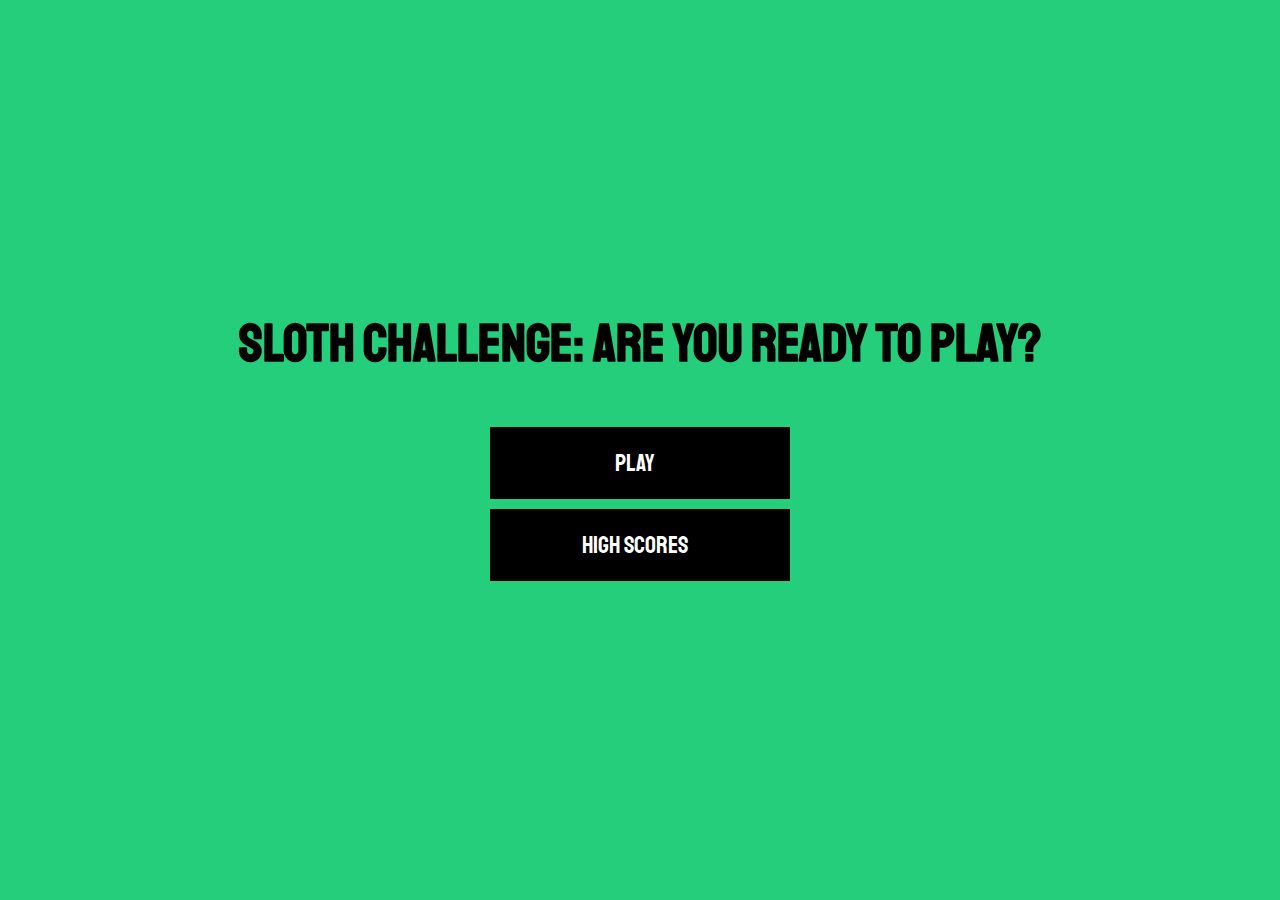
<file: index.html>
<!DOCTYPE html>
<html lang="en">
<head>
    <meta charset="UTF-8">
    <meta name="viewport" content="width=device-width, initial-scale=1.0">
    <title>Sloth Facts Quiz: Beat the Buzzer!</title>

    <!-- External stylesheet + Font Awesome stylesheet are linked -->
    <link rel="stylesheet" href="./Assets/CSS/style.css">
    <link rel="stylesheet" href="https://use.fontawesome.com/releases/v5.15.1/css/all.css" integrity="sha384-vp86vTRFVJgpjF9jiIGPEEqYqlDwgyBgEF109VFjmqGmIY/Y4HV4d3Gp2irVfcrp" crossorigin="anonymous">
</head>

<body>
    <!-- Builds out the main container that houses the play and high scores buttons -->
    <div class="container">
        <div id="home" class="flex-column flex-center">
            <h1>Sloth Challenge: Are You Ready to Play?</h1>
            <a href="game.html" class="btn">Play<i class="fas fa-play"></i></a>
            <a href="highscores.html" class="btn">High Scores<i class="fas fa-trophy"></i></a>
        </div>
    </div>

</body>
</html>
</file>
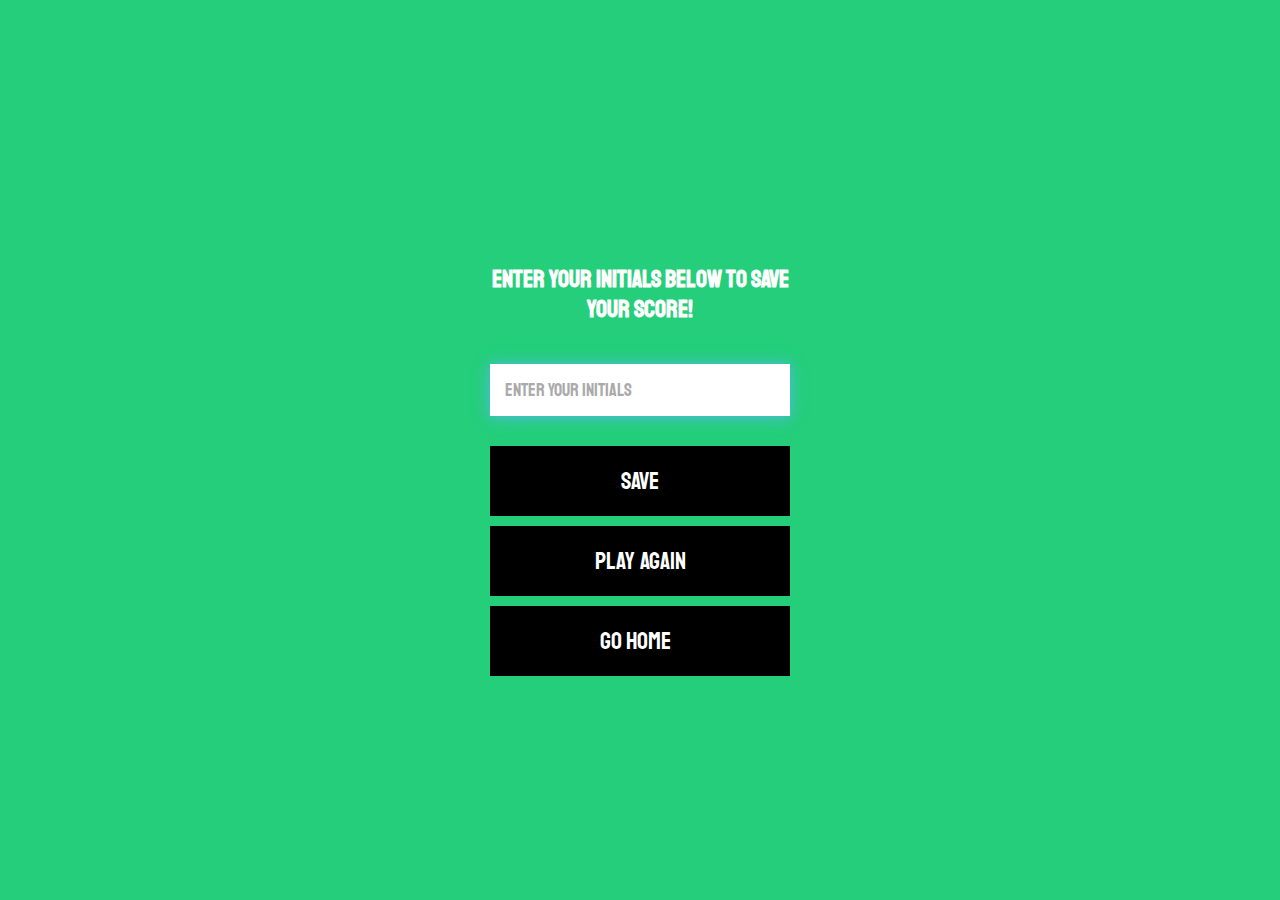
<file: end.html>
<!DOCTYPE html>
<html lang="en">
<head>
    <meta charset="UTF-8">
    <meta name="viewport" content="width=device-width, initial-scale=1.0">
    <title>Sloth Facts Quiz: Beat the Buzzer!</title>

    <!-- External stylesheet + Font Awesome stylesheet are linked -->
    <link rel="stylesheet" href="./Assets/CSS/style.css">
    <link rel="stylesheet" href="https://use.fontawesome.com/releases/v5.15.1/css/all.css" integrity="sha384-vp86vTRFVJgpjF9jiIGPEEqYqlDwgyBgEF109VFjmqGmIY/Y4HV4d3Gp2irVfcrp" crossorigin="anonymous">
</head>

<body>
    <!-- Builds out the main container that houses the final score of the player, along with the location where one can enter their initials, save their score, and click buttons to either play again or return to the start screen -->
    <div class="container">
        <div id="end" class="flex-center flex-column">
            <h1 id="finalScore">0</h1>
            <form class="end-form-container">
                <h2 id="end-text">Enter Your Initials Below to Save Your Score!</h2>
                <input type="text" name="name" id="username" placeholder="Enter your initials">
                <button class="btn" id="saveScoreBtn" type="submit" onclick="saveHighScore(event)">Save</button>
            </form>
            <a href="game.html" class="btn">Play Again</a>
            <a href="index.html" class="btn">Go Home<i class="fas fa-home"></i></a>
        </div>
    </div>

    <!-- JavaScript linked -->
    <script src="./Assets/JS/end.js"></script>
</body>
</html>
</file>
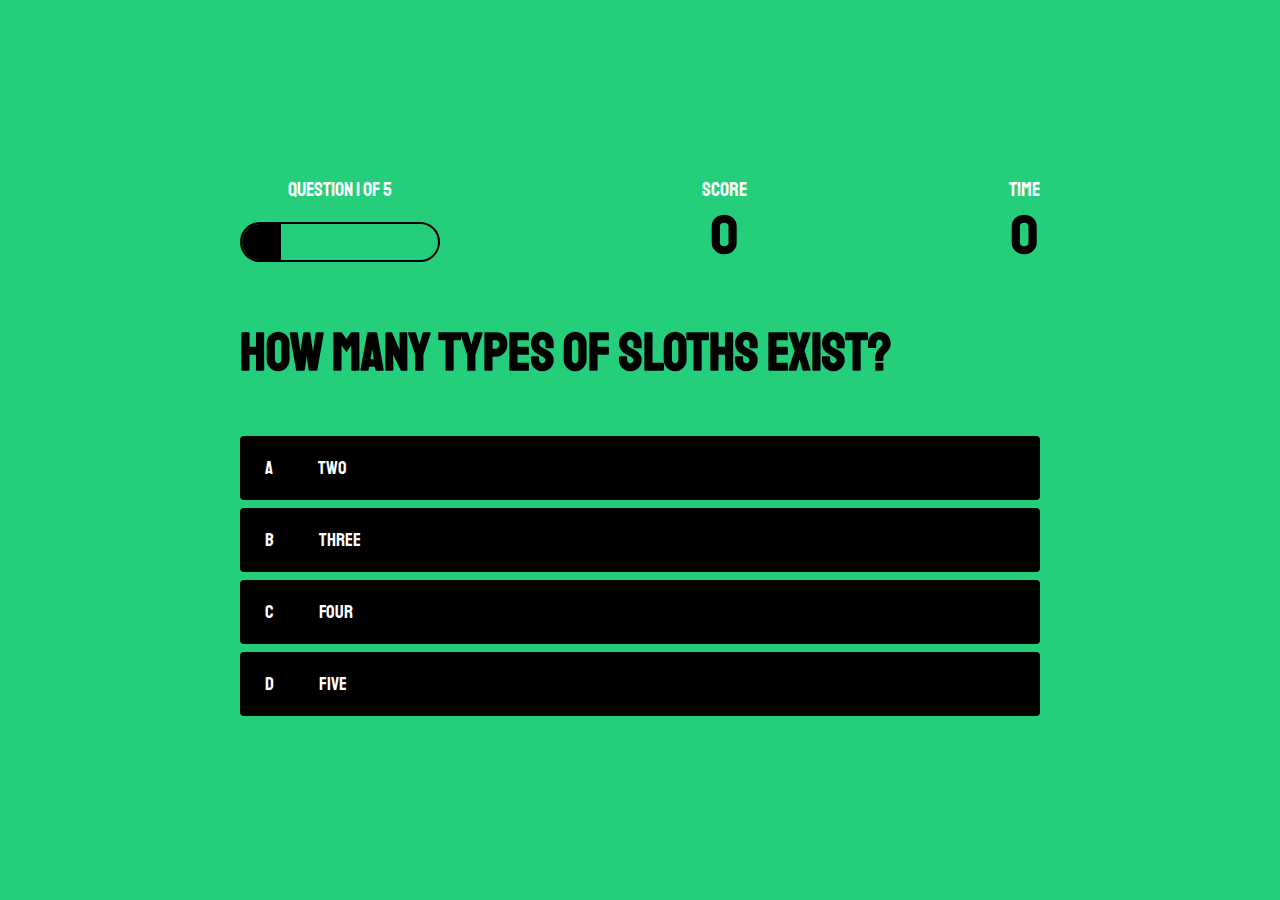
<file: game.html>
<!DOCTYPE html>
<html lang="en">
<head>
    <meta charset="UTF-8">
    <meta name="viewport" content="width=device-width, initial-scale=1.0">
    <title>Sloth Facts Quiz: Beat the Buzzer!</title>

    <!-- External stylesheets linked -->
    <link rel="stylesheet" href="./Assets/CSS/style.css">
    <link rel="stylesheet" href="./Assets/CSS/game.css">
</head>

<body>
    <!-- Builds out the main container that houses each of the questions, along with a progress bar, score tracker, and timer -->
    <div class="container">
        <div id="game" class="justify-center flex-column">
            <div id="progress">
                <div class="progress-item">
                    <p id="progressText" class="progress-prefix">
                        Question
                    </p>
                    <div id="progressBar">
                        <div id="progressBarFull"></div>
                    </div>
                </div>
                <div class="progress-item">
                    <p class="progress-prefix">
                        Score
                    </p>
                    <h1 class="progress-main-text" id="score">
                        0
                    </h1>
                </div>
                <div class="progress-item">
                    <p class="progress-prefix">
                        Time
                    </p>
                    <h1 class="progress-main-text" id="score">
                        0
                    </h1>
                </div>
            </div>
            <h1 id="question">WHAT IS THE ANSWER TO THIS QUESTION?</h1>
            <div class="choice-container">
                <p class="choice-prefix">A</p>
                <p class="choice-text" data-number="1">CHOICE 1</p>
            </div>
            <div class="choice-container">
                <p class="choice-prefix">B</p>
                <p class="choice-text" data-number="2">CHOICE 2</p>
            </div>
            <div class="choice-container">
                <p class="choice-prefix">C</p>
                <p class="choice-text" data-number="3">CHOICE 3</p>
            </div>
            <div class="choice-container">
                <p class="choice-prefix">D</p>
                <p class="choice-text" data-number="4">CHOICE 4</p>
        </div>
    </div>

    <!-- JavaScript linked -->
    <script src="./Assets/JS/game.js"></script>
    
</body>
</html>
</file>
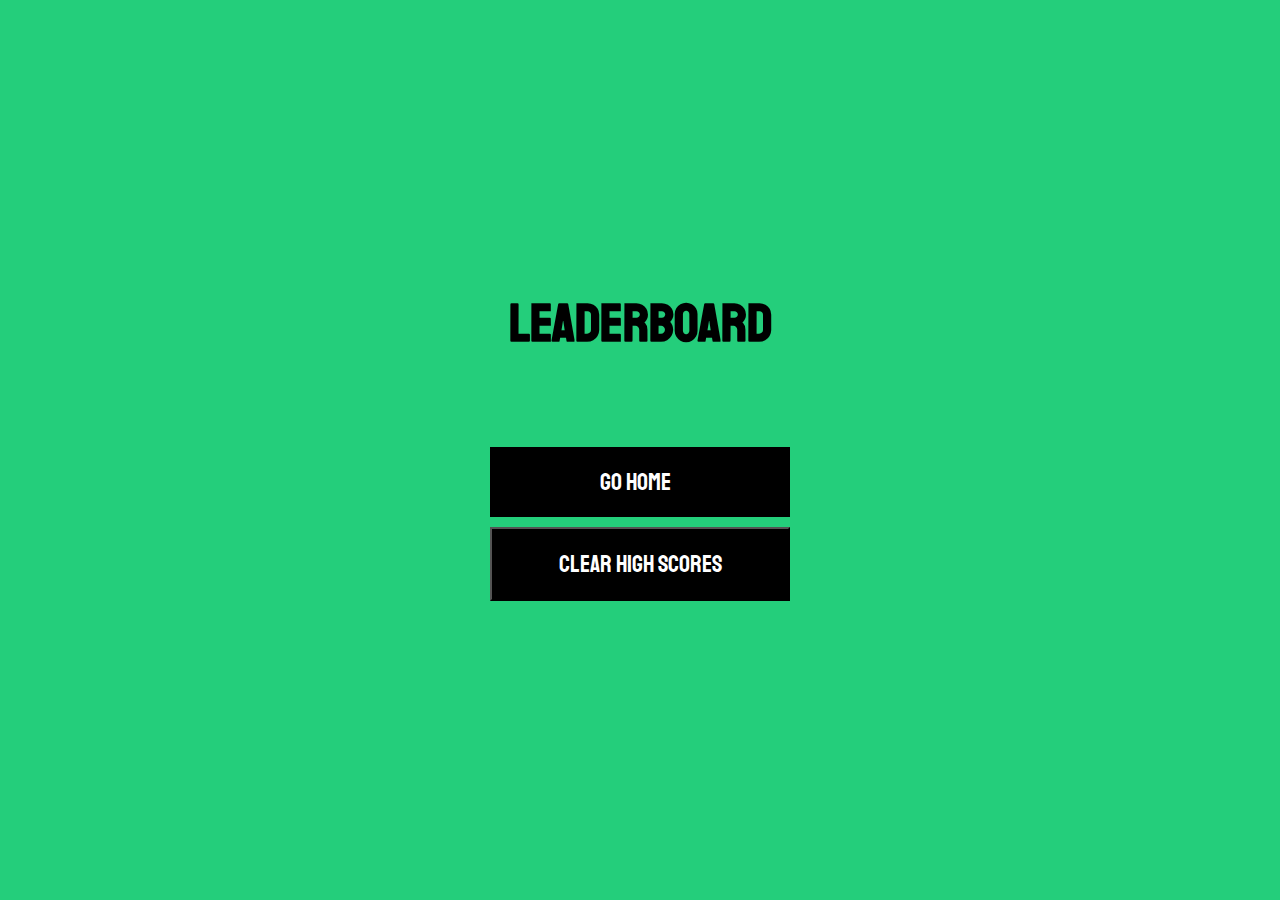
<file: highscores.html>
<!DOCTYPE html>
<html lang="en">
<head>
    <meta charset="UTF-8">
    <meta name="viewport" content="width=device-width, initial-scale=1.0">
    <title>Sloth Facts Quiz: Beat the Buzzer!</title>

    <!-- External stylesheets + Font Awesome stylesheet are linked -->
    <link rel="stylesheet" href="./Assets/CSS/style.css">
    <link rel="stylesheet" href="./Assets/CSS/highscores.css">
    <link rel="stylesheet" href="https://use.fontawesome.com/releases/v5.15.1/css/all.css" integrity="sha384-vp86vTRFVJgpjF9jiIGPEEqYqlDwgyBgEF109VFjmqGmIY/Y4HV4d3Gp2irVfcrp" crossorigin="anonymous">
</head>

<body>
    <!-- Builds out the main container that houses the leaderboard of scores, along with buttons to either return to the start screen or clear the highscores-->
    <div class="container">
        <div id="highScores" class="flex-center flex-column">
            <h1 id="finalScore">Leaderboard</h1>
            <ul id="highScoresList"></ul>
            <a href="index.html" class="btn">Go Home<i class="fas fa-home"></i></a>
            <button id="clear">Clear High Scores</button>
        </div>
    </div>

    <!-- JavaScript linked -->
    <script src="./Assets/JS/highscores.js"></script>
</body>
</html>
</file>
<file: Assets/CSS/style.css>
/* Google Font for application */
@import url('https://fonts.googleapis.com/css2?family=Staatliches&display=swap');

/* Styles applied across multiple HTML pages */
body {
    background-color: #24ce7b;
}

* {
    box-sizing: border-box;
    margin: 0;
    padding: 0;
    font-size: 62.5%;
    font-family: 'Staatliches', 'Arial';
}

h1 {
    font-size: 5.4rem;
    color: #000000;
    margin-bottom: 5rem;
}

h2 {
    font-size: 4.2rem;
    margin-bottom: 4rem;
}

.container {
    width: 100vw;
    height: 100vh;
    display: flex;
    justify-content: center;
    align-items: center;
    max-width: 80 rem;
    margin: 0 auto;
    padding: 2rem;
}

.flex-column {
    display: flex;
    flex-direction: column;
}

.flex-center {
    justify-content: center;
    align-items: center;
}

.justify-center {
    justify-content: center;
}

.text-center {
    text-align: center;
}

.hidden {
    display: none;
}

.btn {
    font-size: 2.4rem;
    padding: 2rem 0;
    width: 30rem;
    text-align: center;
    margin-bottom: 1rem;
    text-decoration: none;
    color: #ffffff;
    background: linear-gradient(90deg, #000000 0%, #000000 100%);
}

.btn:hover {
    cursor: pointer;
    transition: transform 150ms;
    transform: scale(1.03);
}

.btn[disable]:hover {
    cursor: not-allowed;
    box-shadow: none;
    transform: none;
}

.fa-play {
    font-size: 2.5rem;
    margin-left: 1rem;
}

.fa-trophy {
    font-size: 2.5rem;
    margin-left: 1rem;
}

/* End Page CSS */
.end-form-container {
    width: 100%;
    display: flex;
    flex-direction: column;
    align-items: center;
    max-width: 30rem;
}

input {
    margin-bottom: 1rem;
    width: 20rem;
    padding: 1.5rem;
    font-size: 1.8rem;
    border: none;
    box-shadow: 0 0.1rem 1.4rem 0 #56b9eb;
}

input::placeholder {
    color: #aaaaaa;
}

#username {
    margin-bottom: 3rem;
    width: 100%;
    outline: none;
}

#end-text {
    font-size: 2.4rem;
    color: #ffffff;
    text-align: center;
}

#saveScoreBtn {
    border: none;
}

.fa-home {
    margin-left: 1rem;
    font-size: 2rem;
    color: #ffffff;
}

@media screen and (max-width: 768px) {
    .choice-container {
        min-width: 40rem;
    }
}
</file>
<file: Assets/CSS/game.css>
/* Styles specific to the main game page */
body {
    color: #ffffff;
}

.scores {
    font-size: 3rem;
    text-align: center;
    margin-bottom: 2rem;
}

.choice-container {
    display: flex;
    margin-bottom: 0.8rem;
    width: 100%;
    border-radius: 4px;
    background: #000000;
    font-size: 3rem;
    min-width: 80rem;
}

.choice-container:hover {
    cursor: pointer;
    transition: transform 100ms;
    transform: scale(1.03);
}

.choice-prefix {
    padding: 2rem 2.5rem;
    color: #ffffff;
}

.choice-text {
    padding: 2rem;
    width: 100%;
}

/* Indicators for "correct" and "incorrect" answers */
.correct {
    background: linear-gradient(32deg, rgb(11, 223, 36) 0%, rgb(41, 232, 111) 100%);
}

.incorrect {
    background: linear-gradient(32deg, rgb(230, 29, 1) 0%, rgb(224, 11, 1) 100%);
}

/* Progress Display */
#progress {
    display: flex;
    justify-content: space-between;
}

.progress-prefix {
    text-align: center;
    font-size: 2rem;
}

.progress-main-text {
    text-align: center;
}

#progressBar {
    width: 20rem;
    height: 4rem;
    border: 0.2rem solid #000000;
    margin-top: 2rem;
    border-radius: 50px;
    overflow: hidden;
}

#progressBarFull {
    height: 100%;
    background: #000000;
    width: 0%;
}

@media screen and (max-width: 768px) {
    .choice-container {
        min-width: 40rem;
    }
}
</file>
<file: Assets/CSS/highscores.css>
/* Styles specific to the High Scores/Leaderboard page */
body {
    color: #ffffff;
}

#highScoresList {
    list-style: none;
    margin-bottom: 4rem;
}

.high-score {
    font-size: 2.8rem;
    margin-bottom: 0.5rem;
}

#clear {
    font-size: 2.4rem;
    padding: 2rem 0;
    width: 30rem;
    text-align: center;
    margin-bottom: 1rem;
    text-decoration: none;
    color: #ffffff;
    background: linear-gradient(90deg, #000000 0%, #000000 100%);
}

#clear:hover {
    cursor: pointer;
    transition: transform 150ms;
    transform: scale(1.03);
}

#clear[disable]:hover {
    cursor: not-allowed;
    box-shadow: none;
    transform: none;
}

@media screen and (max-width: 768px) {
    .choice-container {
        min-width: 40rem;
    }
}
</file>
